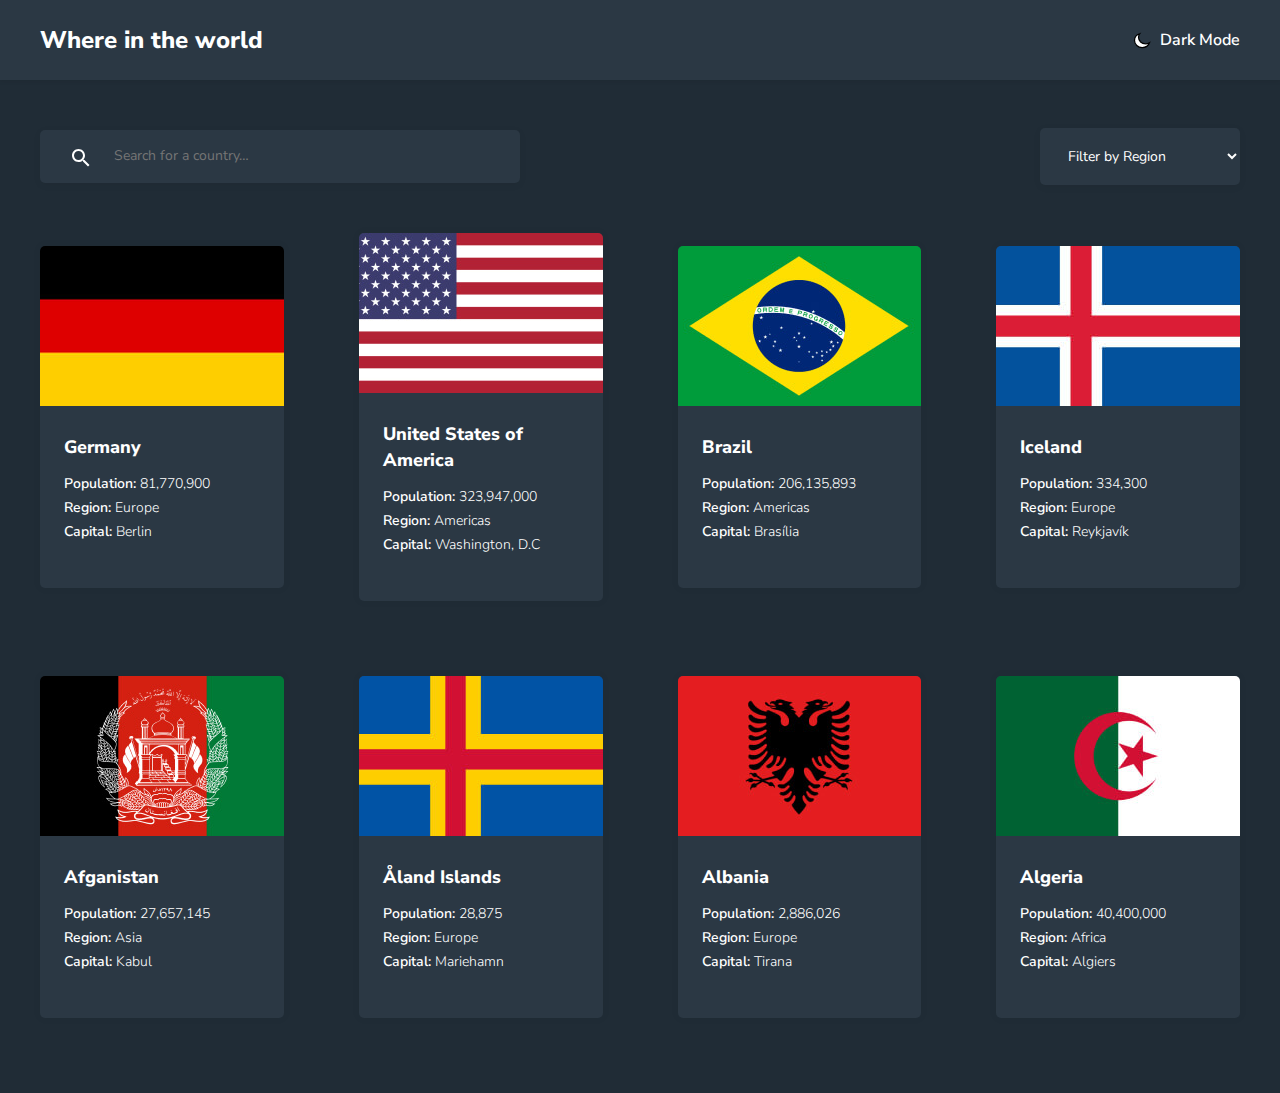
<file: index.html>
<!DOCTYPE html>
<html lang="en">
<head>
    <meta charset="UTF-8">
    <meta http-equiv="X-UA-Compatible" content="IE=edge">
    <meta name="viewport" content="width=device-width, initial-scale=1.0">
    <title>Countries</title>

    <!-- Styles -->
    <link rel="stylesheet" href="css/normalize.css">
    <link rel="stylesheet" href="css/styles.css">

    <!-- FONTS -->
    <link rel="preconnect" href="https://fonts.googleapis.com">
    <link rel="preconnect" href="https://fonts.gstatic.com" crossorigin>
    <link href="https://fonts.googleapis.com/css2?family=Nunito+Sans:opsz,wght@6..12,300;6..12,400;6..12,600;6..12,800&display=swap" rel="stylesheet">
</head>
<body class="dark-mode">
    
    
    <!-- SITE-HEADER -->
    <header class="site-header">
        <div class="site-header-container container">
            <a class="site-header-logo" href="index.html">Where in the world</a>
            <button class="site-header-theme-toggler" type="button">
                <span class="site-header-theme-toggler-inner">
                    <svg class="site-header-theme-toggler-icon" width="20" height="20" viewBox="0 0 20 20" xmlns="http://www.w3.org/2000/svg">
                        <path fill-rule="evenodd" clip-rule="evenodd" d="M13.5532 13.815C9.66857 13.815 6.51929 10.9278 6.51929 7.36821C6.51929 6.0253 6.96679 4.78158 7.73143 3.75C4.69036 4.69515 2.5 7.33122 2.5 10.4381C2.5 14.3385 5.94929 17.5 10.2036 17.5C13.5929 17.5 16.4696 15.4932 17.5 12.7045C16.375 13.4048 15.0161 13.815 13.5532 13.815Z" fill="#fff" stroke="currentColor" stroke-width="1.25"/>
                    </svg>                        
                    <span class="site-header-theme-toggler-text">Dark Mode</span>
                </span>
            </button>
        </div>
    </header>


    <!-- MAIN-CONTENT -->
    <main class="main-content">
        <div class="container">
            <section>
                <form class="filters" action="https://echo.htmlacademy.ru" method="get">
                    <div class="filters-search-wrapper">
                        <svg class="filter-search-icon" width="18" height="18" viewBox="0 0 18 18" xmlns="http://www.w3.org/2000/svg">
                            <g id="search">
                            <path id="icon-search-black" fill-rule="evenodd" clip-rule="evenodd" d="M12.5 11H11.7L11.4 10.7C12.4 9.6 13 8.1 13 6.5C13 2.9 10.1 0 6.5 0C2.9 0 0 2.9 0 6.5C0 10.1 2.9 13 6.5 13C8.1 13 9.6 12.4 10.7 11.4L11 11.7V12.5L16 17.5L17.5 16L12.5 11ZM6.5 11C4 11 2 9 2 6.5C2 4 4 2 6.5 2C9 2 11 4 11 6.5C11 9 9 11 6.5 11Z" fill="currentColor"/>
                            </g>
                            </svg>
                        <input class="filters-search-input" type="search" name="search" placeholder="Search for a country…" aria-label="Country-name" required>
                    </div>
                    <select class="filters-region-select" name="region"aria-label="Regions">
                        <option selected disabled>Filter by Region</option>
                        <option value="Africa">Africa</option>
                        <option value="America">America</option>
                        <option value="Asia">Asia</option>
                        <option value="Europe">Europe</option>
                        <option value="Oceania">Oceania</option>
                    </select>
                </form>
            </section>

            
            <!-- INDEX-COUNTRIES -->
            <section class="index-countries">
                <ul class="index-countries-list">
                    <li class="index-countries-item">
                        <div class="index-country">
                            <img class="index-country-flag" src="img/germany.jpg" alt="Germany" width="264" height="160" srcset="img/germany.jpg 1x, img/germany@2x.jpg 2x">
                            <div class="index-country-info">
                                <h3 class="index-country-name">
                                    <a class="index-country-link" href="country.html">Germany</a>
                                </h3>
                                <dl class="index-country-details">
                                    <div class="index-country-details-item">
                                        <dt class="index-country-details-title">Population:</dt>
                                        <dd class="index-country-details-value">81,770,900</dd>
                                    </div>
                                    <div class="index-country-details-item">
                                        <dt class="index-country-details-title">Region:</dt>
                                        <dd class="index-country-details-value">Europe</dd>
                                    </div>
                                    <div class="index-country-details-item">
                                        <dt class="index-country-details-title">Capital:</dt>
                                        <dd class="index-country-details-value">Berlin</dd>
                                    </div>
                                </dl>
                            </div>
                        </div>
                    </li>
                    <li class="index-countries-item">
                        <div class="index-country">
                            <img class="index-country-flag" src="img/usa.jpg" alt="USA" width="264" height="160" srcset="img/usa.jpg 1x, img/usa@2x.jpg 2x">
                            <div class="index-country-info">
                                <h3 class="index-country-name">
                                    <a class="index-country-link" href="country.html">United States of America</a>
                                </h3>
                                <dl class="index-country-details">
                                    <div class="index-country-details-item">
                                        <dt class="index-country-details-title">Population:</dt>
                                        <dd class="index-country-details-value">323,947,000</dd>
                                    </div>
                                    <div class="index-country-details-item">
                                        <dt class="index-country-details-title">Region:</dt>
                                        <dd class="index-country-details-value">Americas</dd>
                                    </div>
                                    <div class="index-country-details-item">
                                        <dt class="index-country-details-title">Capital:</dt>
                                        <dd class="index-country-details-value">Washington, D.C</dd>
                                    </div>
                                </dl>
                            </div>
                        </div>
                    </li>
                    <li class="index-countries-item">
                        <div class="index-country">
                            <img class="index-country-flag" src="img/brazil.jpg" alt="Brazil" width="264" height="160" srcset="img/brazil.jpg 1x, img/brazil@2x.jpg 2x">
                            <div class="index-country-info">
                                <h3 class="index-country-name">
                                    <a class="index-country-link" href="country.html">Brazil</a>
                                </h3>
                                <dl class="index-country-details">
                                    <div class="index-country-details-item">
                                        <dt class="index-country-details-title">Population:</dt>
                                        <dd class="index-country-details-value">206,135,893</dd>
                                    </div>
                                    <div class="index-country-details-item">
                                        <dt class="index-country-details-title">Region:</dt>
                                        <dd class="index-country-details-value">Americas</dd>
                                    </div>
                                    <div class="index-country-details-item">
                                        <dt class="index-country-details-title">Capital:</dt>
                                        <dd class="index-country-details-value">Brasília</dd>
                                    </div>
                                </dl>
                            </div>
                        </div>
                    </li>
                    <li class="index-countries-item">
                        <div class="index-country">
                            <img class="index-country-flag" src="img/iceland.jpg" alt="Iceland" width="264" height="160" srcset="img/iceland.jpg 1x, img/iceland@2x.jpg 2x">
                            <div class="index-country-info">
                                <h3 class="index-country-name">
                                    <a class="index-country-link" href="country.html">Iceland</a>
                                </h3>
                                <dl class="index-country-details">
                                    <div class="index-country-details-item">
                                        <dt class="index-country-details-title">Population:</dt>
                                        <dd class="index-country-details-value">334,300</dd>
                                    </div>
                                    <div class="index-country-details-item">
                                        <dt class="index-country-details-title">Region:</dt>
                                        <dd class="index-country-details-value">Europe</dd>
                                    </div>
                                    <div class="index-country-details-item">
                                        <dt class="index-country-details-title">Capital:</dt>
                                        <dd class="index-country-details-value">Reykjavík</dd>
                                    </div>
                                </dl>
                            </div>
                        </div>
                    </li>
                    <li class="index-countries-item">
                        <div class="index-country">
                            <img class="index-country-flag" src="img/afghanistan.jpg" alt="Afganistan" width="264" height="160" srcset="img/afghanistan.jpg 1x, img/afghanistan@2x.jpg 2x">
                            <div class="index-country-info">
                                <h3 class="index-country-name">
                                    <a class="index-country-link" href="country.html">Afganistan</a>
                                </h3>
                                <dl class="index-country-details">
                                    <div class="index-country-details-item">
                                        <dt class="index-country-details-title">Population:</dt>
                                        <dd class="index-country-details-value">27,657,145</dd>
                                    </div>
                                    <div class="index-country-details-item">
                                        <dt class="index-country-details-title">Region:</dt>
                                        <dd class="index-country-details-value">Asia</dd>
                                    </div>
                                    <div class="index-country-details-item">
                                        <dt class="index-country-details-title">Capital:</dt>
                                        <dd class="index-country-details-value">Kabul</dd>
                                    </div>
                                </dl>
                            </div>
                        </div>
                    </li>
                    <li class="index-countries-item">
                        <div class="index-country">
                            <img class="index-country-flag" src="img/aland-island.jpg" alt="Åland Islands" width="264" height="160" srcset="img/aland-island.jpg 1x, img/aland-island@2x.jpg 2x">
                            <div class="index-country-info">
                                <h3 class="index-country-name">
                                    <a class="index-country-link" href="country.html">Åland Islands</a>
                                </h3>
                                <dl class="index-country-details">
                                    <div class="index-country-details-item">
                                        <dt class="index-country-details-title">Population:</dt>
                                        <dd class="index-country-details-value">28,875</dd>
                                    </div>
                                    <div class="index-country-details-item">
                                        <dt class="index-country-details-title">Region:</dt>
                                        <dd class="index-country-details-value">Europe</dd>
                                    </div>
                                    <div class="index-country-details-item">
                                        <dt class="index-country-details-title">Capital:</dt>
                                        <dd class="index-country-details-value">Mariehamn</dd>
                                    </div>
                                </dl>
                            </div>
                        </div>
                    </li>
                    <li class="index-countries-item">
                        <div class="index-country">
                            <img class="index-country-flag" src="img/albania.jpg" alt="Albania" width="264" height="160" srcset="img/albania.jpg 1x, img/albania@2x.jpg 2x">
                            <div class="index-country-info">
                                <h3 class="index-country-name">
                                    <a class="index-country-link" href="country.html">Albania</a>
                                </h3>
                                <dl class="index-country-details">
                                    <div class="index-country-details-item">
                                        <dt class="index-country-details-title">Population:</dt>
                                        <dd class="index-country-details-value">2,886,026</dd>
                                    </div>
                                    <div class="index-country-details-item">
                                        <dt class="index-country-details-title">Region:</dt>
                                        <dd class="index-country-details-value">Europe</dd>
                                    </div>
                                    <div class="index-country-details-item">
                                        <dt class="index-country-details-title">Capital:</dt>
                                        <dd class="index-country-details-value">Tirana</dd>
                                    </div>
                                </dl>
                            </div>
                        </div>
                    </li>
                    <li class="index-countries-item">
                        <div class="index-country">
                            <img class="index-country-flag" src="img/algeria.jpg" alt="Algeria" width="264" height="160" srcset="img/algeria.jpg 1x, img/algeria@2x.jpg 2x">
                            <div class="index-country-info">
                                <h3 class="index-country-name">
                                    <a class="index-country-link" href="country.html">Algeria</a>
                                </h3>
                                <dl class="index-country-details">
                                    <div class="index-country-details-item">
                                        <dt class="index-country-details-title">Population:</dt>
                                        <dd class="index-country-details-value">40,400,000</dd>
                                    </div>
                                    <div class="index-country-details-item">
                                        <dt class="index-country-details-title">Region:</dt>
                                        <dd class="index-country-details-value">Africa</dd>
                                    </div>
                                    <div class="index-country-details-item">
                                        <dt class="index-country-details-title">Capital:</dt>
                                        <dd class="index-country-details-value">Algiers</dd>
                                    </div>
                                </dl>
                            </div>
                        </div>
                    </li>
                </ul>
            </section>
        </div>
    </main>
    <script src="js/main.js"></script>
</body>
</html>
</file>
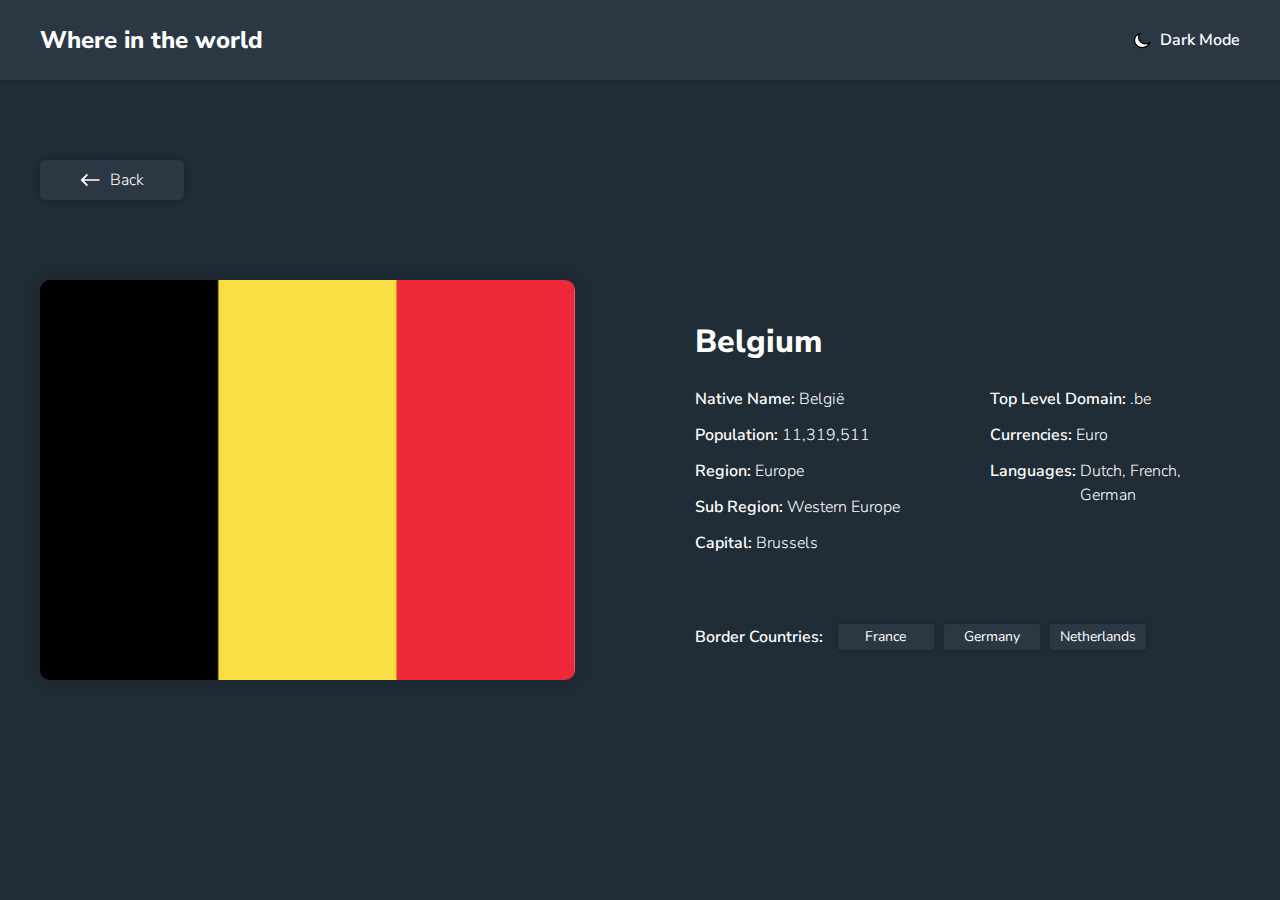
<file: country.html>
<!DOCTYPE html>
<html lang="en">
<head>
    <meta charset="UTF-8">
    <meta http-equiv="X-UA-Compatible" content="IE=edge">
    <meta name="viewport" content="width=device-width, initial-scale=1.0">
    <title>Country</title>

    <!-- Styles -->
    <link rel="stylesheet" href="css/normalize.css">
    <link rel="stylesheet" href="css/styles.css">

    <!-- FONTS -->
    <link rel="preconnect" href="https://fonts.googleapis.com">
    <link rel="preconnect" href="https://fonts.gstatic.com" crossorigin>
    <link href="https://fonts.googleapis.com/css2?family=Nunito+Sans:opsz,wght@6..12,300;6..12,400;6..12,600;6..12,800&display=swap" rel="stylesheet">
</head>
<body class="dark-mode">
    
    
    <!-- SITE-HEADER -->
    <header class="site-header">
        <div class="site-header-container container">
            <a class="site-header-logo" href="index.html">Where in the world</a>
            <button class="site-header-theme-toggler" type="button">
                <span class="site-header-theme-toggler-inner">
                    <svg class="site-header-theme-toggler-icon" width="20" height="20" viewBox="0 0 20 20" xmlns="http://www.w3.org/2000/svg">
                        <path fill-rule="evenodd" clip-rule="evenodd" d="M13.5532 13.815C9.66857 13.815 6.51929 10.9278 6.51929 7.36821C6.51929 6.0253 6.96679 4.78158 7.73143 3.75C4.69036 4.69515 2.5 7.33122 2.5 10.4381C2.5 14.3385 5.94929 17.5 10.2036 17.5C13.5929 17.5 16.4696 15.4932 17.5 12.7045C16.375 13.4048 15.0161 13.815 13.5532 13.815Z" fill="#fff" stroke="currentColor" stroke-width="1.25"/>
                    </svg>
                    <span class="site-header-theme-toggler-text">Dark Mode</span>
                </span>
            </button>
        </div>
    </header>


    <!-- MAIN-CONTENT -->
    <main class="main-content main-content-inner country-page">
        <div class="container">
            <div class="country-page-back-wrapper">
                <a class="country-back-page-link" href="index.html">
                    <svg class="country-back-page-icon" xmlns="http://www.w3.org/2000/svg" width="19" height="12" viewBox="0 0 19 12">
                        <path fill-rule="evenodd" clip-rule="evenodd" d="M6.46447 0.107445L7.64298 1.28596L3.75389 5.17504L18.6031 5.17504L18.6031 6.82496L3.75389 6.82496L7.64298 10.714L6.46447 11.8926L0.57191 6L6.46447 0.107445Z" fill="currentColor"/>
                        </svg>
                    <sapn class="country-page-back-text">Back</sapn>
                </a>
            </div>

            <div class="country-page-flag-info">
                <img class="country-page-flag" src="img/belgium.jpg" alt="Belgium" width="560" height="400" srcset="img/belgium.jpg 1x, img/belgium@2x.jpg 2x">
                <div class="country-page-info">
                    <h1 class="country-page-title">Belgium</h1>
                    <div class="country-page-dls-wrapper">
                        <dl class="country-page-details">
                            <div class="country-page-details-item">
                                <dt class="country-page-details-title">Native Name:</dt>
                                <dd class="country-page-details-value">België</dd>
                            </div>
                            <div class="country-page-details-item">
                                <dt class="country-page-details-title">Population:</dt>
                                <dd class="country-page-details-value">11,319,511</dd>
                            </div>
                            <div class="country-page-details-item">
                                <dt class="country-page-details-title">Region:</dt>
                                <dd class="country-page-details-value">Europe</dd>
                            </div>
                            <div class="country-page-details-item">
                                <dt class="country-page-details-title">Sub Region:</dt>
                                <dd class="country-page-details-value">Western Europe</dd>
                            </div>
                            <div class="country-page-details-item">
                                <dt class="country-page-details-title">Capital:</dt>
                                <dd class="country-page-details-value">Brussels</dd>
                            </div>
                        </dl>
                        <dl class="country-page-details">
                            <div class="country-page-details-item">
                                <dt class="country-page-details-title">Top Level Domain:</dt>
                                <dd class="country-page-details-value">.be</dd>
                            </div>
                            <div class="country-page-details-item">
                                <dt class="country-page-details-title">Currencies:</dt>
                                <dd class="country-page-details-value">Euro</dd>
                            </div>
                            <div class="country-page-details-item">
                                <dt class="country-page-details-title">Languages:</dt>
                                <dd class="country-page-details-value">Dutch, French, German</dd>
                            </div>
                        </dl>
                    </div>

                    <section class="country-page-border-countries">
                        <h2 class="country-page-border-countries-heading">
                            Border Countries: 
                        </h2>
                        <div class="country-page-border-countries-list">
                            <a class="country-page-border-countries-link" href="country.html">France</a>
                            <a class="country-page-border-countries-link" href="country.html">Germany</a>
                            <a class="country-page-border-countries-link" href="country.html">Netherlands</a>
                        </div>
                    </section>
                </div>
            </div>
        </div>
    </main>
    <script src="js/main.js"></script>
</body>
</html>
</file>
<file: css/styles.css>
/* CUSTOM PROPS */
:root {
    --text-color: #111517;
    --body-bg-color: #fafafa;
    --element-bg-color: #fff;
    --transition-duration: 0.4s;
}


/* GLOBAL STYLES */

html {
    height: 100%;
    box-sizing: border-box;
    scroll-behavior: smooth;
}

*,
*::before,
*::after {
    box-sizing: inherit;
}

body {
    display: flex;
    flex-direction: column;
    height: 100%;
    padding: 0;
    margin: 0;
    font-size: 14px;
    line-height: 16px;
    font-family: "Nunito Sans", "Arial", sans-serif;
    background-color: var(--body-bg-color);
    color: var(--text-color);
    transition: background-color var(--transition-duration) ease,
        color var(--transition-duration) ease;
}

img {
    max-width: 100%;
    height: auto;
}

a {
    text-decoration: none;
}


/* DARK-MODE */
.dark-mode {
    --body-bg-color: #202C36;
    --element-bg-color: #2B3844;
    --text-color: #fff;
}

/* CONTAINER */

.container {
    width: 100%;
    max-width: 1360px;
    padding-left: 40px;
    padding-right: 40px;
    margin-right: auto;
    margin-left: auto;
}

/* MAIN-CONTENT */

main {
    flex-grow: 1;
    padding-top: 48px;
    padding-bottom: 48px;
}

.main-content-inner {
    padding-top: 80px;
}


/* SITE-HEADER */
.site-header {
    padding-top: 24px;
    padding-bottom: 24px;
    background-color: var(--element-bg-color);
    box-shadow: 0px 2px 4px 0px rgba(0, 0, 0, 0.06);
    white-space: nowrap;
}

.site-header-container {
    display: flex;
    justify-content: space-between;
    align-items: center;
}

.site-header-logo {
    color: var(--text-color);
    font-size: 24px;
    font-style: normal;
    font-weight: 800;
    line-height: normal;
}

.site-header-logo:hover {
    opacity: 0.8;
}

.site-header-logo:active {
    opacity: 0.6;
}

.site-header-theme-toggler {
    padding: 0;
    border: 0;
    background-color: transparent;
}

.site-header-theme-toggler:hover {
    opacity: 0.8;
}

.site-header-theme-toggler:active {
    opacity: 0.6;
}

.site-header-theme-toggler-inner {
    display: flex;
    align-items: center;
}

.site-header-theme-toggler-text {
    margin-left: 8px;
    color: var(--text-color);
    font-size: 16px;
    font-style: normal;
    font-weight: 600;
    line-height: normal;
    cursor: pointer;
}


/* FILTERS */
.filters {
    display: flex;
    align-items: center;
    justify-content: space-between;
    margin-bottom: 48px;
}

.filters-search-wrapper {
    position: relative;
}

.filter-search-icon {
    position: absolute;
    top: 19px;
    left: 32px;
    pointer-events: none;
}

.filters-search-input {
    min-width: 480px;
    padding: 18px 74px;
    border-radius: 5px;
    box-shadow: 0px 2px 9px 0px rgba(0, 0, 0, 0.05);
    border: 0;
    color: var(--text-color);
    background-color: var(--element-bg-color);
}

.filters-region-select {
    min-width: 200px;
    padding: 18px 24px;
    border: 0;
    border-radius: 5px;
    box-shadow: 0px 2px 9px 0px rgba(0, 0, 0, 0.05);
    color: var(--text-color);
    background-color: var(--element-bg-color);
}


/* INDEX-COUNTRIES */
.index-countries-list {
    display: flex;
    align-items: center;
    flex-wrap: wrap;
    padding: 0;
    margin: 0;
    margin-left: -75px;
    margin-bottom: -75px;
    list-style: none;
}

.index-countries-item {
    width: calc(100% / 4 - 75px);
    margin-left: 75px;
    margin-bottom: 75px;
}


/* INDEX-COUNTRY */
.index-country {
    border-radius: 5px;
    overflow: hidden;
    background-color: var(--element-bg-color);
    color: var(--text-color);
    box-shadow: 0px 0px 7px 2px rgba(0, 0, 0, 0.03);
}

.index-country-flag {
    width: 100%;
    height: 160px;
    object-fit: cover;
}
.index-country-info {
    padding: 24px 24px 48px;
}

.index-country-name {
    margin: 0;
    margin-bottom: 16px;
    color: var(--text-color);
    font-size: 18px;
    font-style: normal;
    font-weight: 800;
    line-height: 26px; /* 144.444% */
}

.index-country-link {
    color: var(--text-color);
}

.index-country-details {
    margin: 0;
}

.index-country-details-item {
    display: flex;
    flex-wrap: wrap;
    font-size: 14px;
    font-style: normal;
    line-height: 16px;
    color: var(--text-color);
}

.index-country-details-item:not(:last-child) {
    margin-bottom: 8px;
}

.index-country-details-title {
    font-weight: 600;
}

.index-country-details-value {
    margin-left: 4px;
    font-weight: 300;
}


/* COUNTRY-PAGE */
.country-page-back-wrapper {
    margin-bottom: 80px;
}

.country-back-page-link {
    display: inline-flex;
    align-items: center;
    padding: 10px 40px;
    border-radius: 6px;
    background-color: var(--element-bg-color);
    color: var(--text-color);
    box-shadow: 0px 0px 7px 0px rgba(0, 0, 0, 0.29);
}

.country-back-page-link:hover {
    opacity: 0.8;
}
.country-back-page-link:active {
    opacity: 0.6;
}

.country-back-page-icon {
    width: 20px;
    height: 20px;
    margin-right: 10px;
}

.country-page-back-text {
    font-size: 16px;
    font-style: normal;
    font-weight: 300;
    line-height: 20px; /* 125% */
}

.country-page-flag-info {
    display: flex;
}

.country-page-flag {
    width: 560px;
    height: 400px;
    margin-right: 120px;
    object-fit: cover;
    border-radius: 10px;
    box-shadow: 0px 0px 14px 4px rgba(0, 0, 0, 0.1);
}

.country-page-info {
    width: 600px;
    padding-top: 40px;
}

.country-page-title {
    margin-top: 0;
    margin-bottom: 24px;
    font-size: 32px;
    font-style: normal;
    font-weight: 800;
    line-height: normal;
}

.country-page-dls-wrapper {
    display: flex;
    justify-content: space-between;
    margin-bottom: 65px;
}

.country-page-details {
    width: 250px;
    margin: 0;
}

.country-page-details-item {
    display: flex;
}

.country-page-details-item:not(:last-child) {
    margin-bottom: 12px;
}

.country-page-details-title {
    font-size: 16px;
    font-style: normal;
    font-weight: 600;
    line-height: 24px;
}

.country-page-details-value {
    margin-left: 4px;
    font-size: 16px;
    font-style: normal;
    font-weight: 300;
    line-height: 24px;
}

.country-page-border-countries {
    display: flex;
    align-items: center;
}

.country-page-border-countries-heading {
    margin-top: 0;
    margin-bottom: 0;
    margin-right: 15px;
    font-size: 16px;
    font-style: normal;
    font-weight: 600;
    line-height: 20px; /* 150% */
}

.country-page-border-countries-list {
    display: flex;
    flex-wrap: wrap;
}

.country-page-border-countries-link {
    min-width: 96px;
    padding: 5px 10px;
    margin-top: 4px;
    margin-bottom: 4px;
    background-color: var(--element-bg-color);
    color: var(--text-color);
    text-align: center;
    box-shadow: 0px 0px 4px 1px rgba(0, 0, 0, 0.10);
    border-radius: 2px;
    transition: background-color var(--transition-duration) ease
        color var(--transition-duration) ease;
}

.country-page-border-countries-link:hover {
    opacity: 0.8;
}

.country-page-border-countries-link:active {
    opacity: 0.6;
}

.country-page-border-countries-link:not(:last-child) {
    margin-right: 10px;
}
</file>
